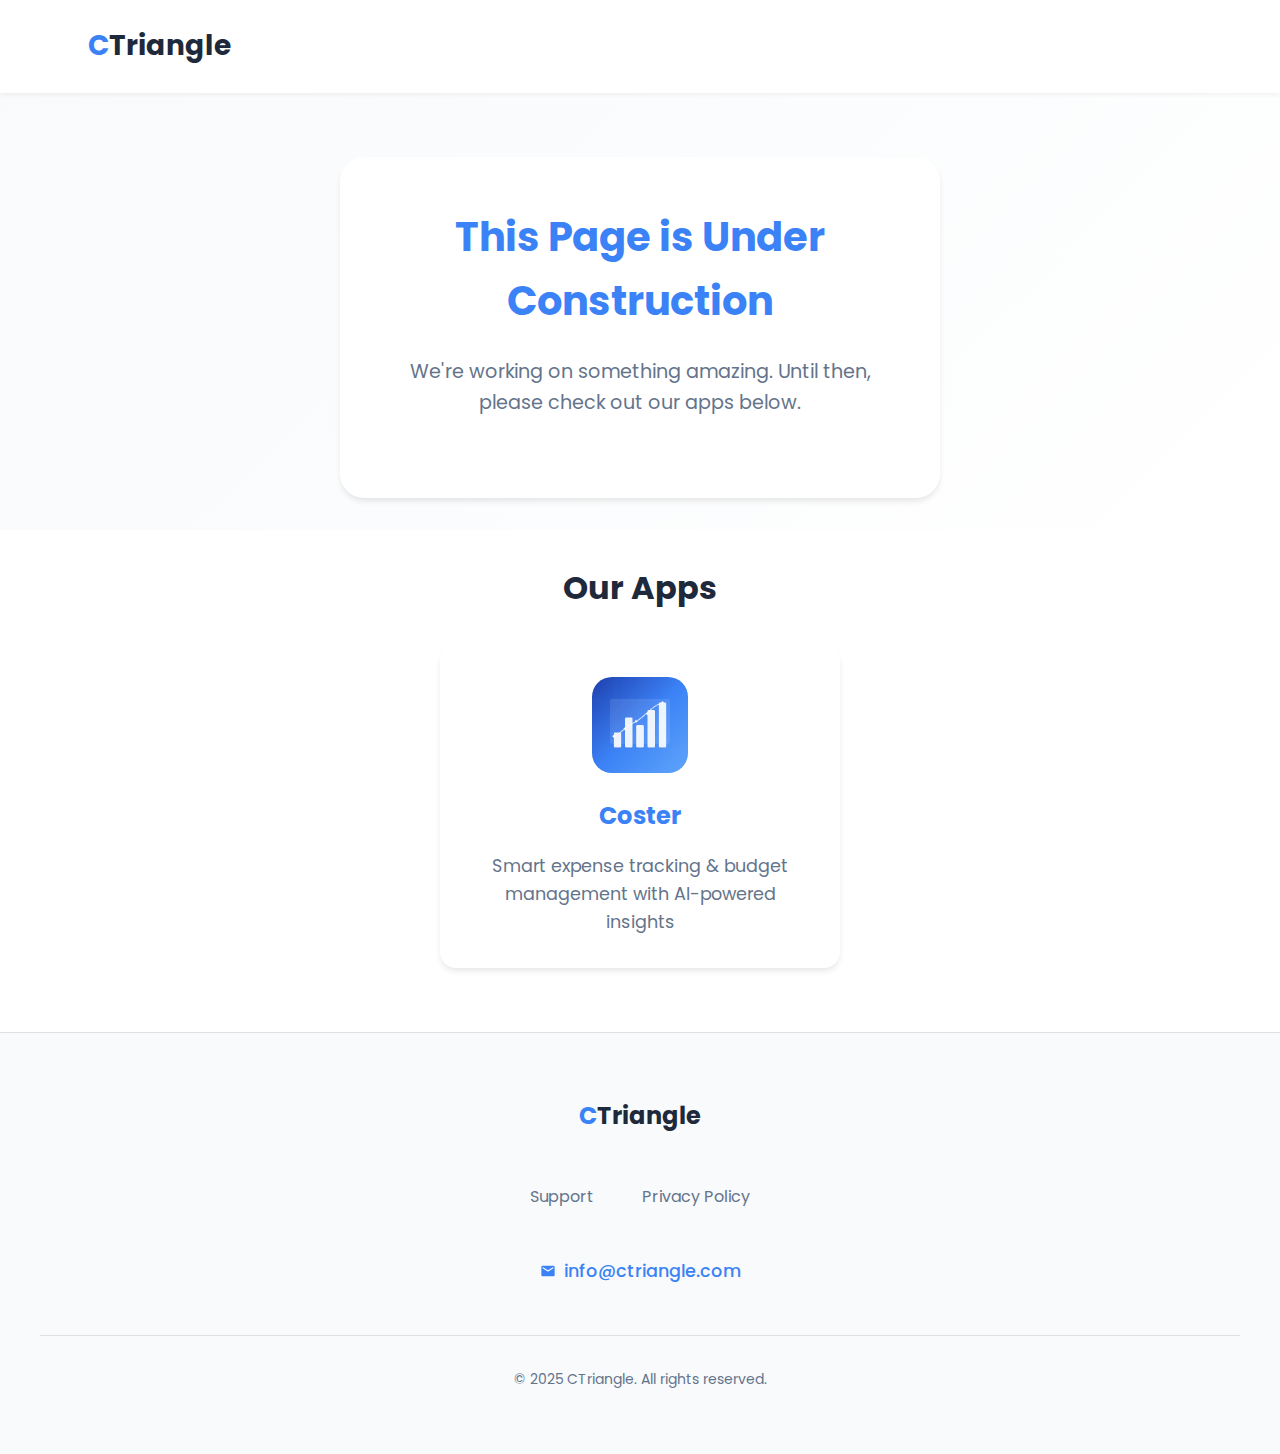
<file: index.html>
<!DOCTYPE html>
<html lang="en">
<head>
    <meta charset="UTF-8">
    <meta name="viewport" content="width=device-width, initial-scale=1.0">
    <title>CTriangle</title>
    <link rel="stylesheet" href="main.css">
    <link href="https://fonts.googleapis.com/css2?family=Poppins:wght@400;500;600;700&display=swap" rel="stylesheet">
</head>
<body>
    <nav>
        <div class="brand">
            <span class="brand-c">C</span><span class="brand-t">Triangle</span>
        </div>
    </nav>

    <main>
        <section class="construction-section">
            <div class="construction-message">
                <h1>This Page is Under Construction</h1>
                <p>We're working on something amazing. Until then, please check out our apps below.</p>
            </div>
        </section>
        
        <section class="apps-section">
            <h2>Our Apps</h2>
            <div class="app-cards">
                <a href="app/coster.html" class="app-card">
                    <div class="app-icon">
                        <img src="assets/icons/png/icon_128.png" alt="Coster Icon">
                    </div>
                    <div class="app-info">
                        <h3>Coster</h3>
                        <p>Smart expense tracking & budget management with AI-powered insights</p>
                    </div>
                </a>
            </div>
        </section>
    </main>

    <footer class="footer">
        <div class="footer-content">
            <div class="footer-brand">
                <span class="brand-c">C</span><span class="brand-t">Triangle</span>
            </div>
            <div class="footer-links">
                <a href="support/">Support</a>
                <a href="app/coster.html#privacy">Privacy Policy</a>
            </div>
            <div class="email-container">
                <a href="mailto:info@ctriangle.com" class="email-link">
                    <svg class="email-icon" viewBox="0 0 24 24">
                        <path fill="currentColor" d="M20,4H4C2.9,4,2,4.9,2,6v12c0,1.1,0.9,2,2,2h16c1.1,0,2-0.9,2-2V6C22,4.9,21.1,4,20,4z M20,8l-8,5L4,8V6l8,5l8-5V8z"/>
                    </svg>
                    info@ctriangle.com
                </a>
            </div>
            <p class="copyright">© 2025 CTriangle. All rights reserved.</p>
        </div>
    </footer>
</body>
</html>
</file>
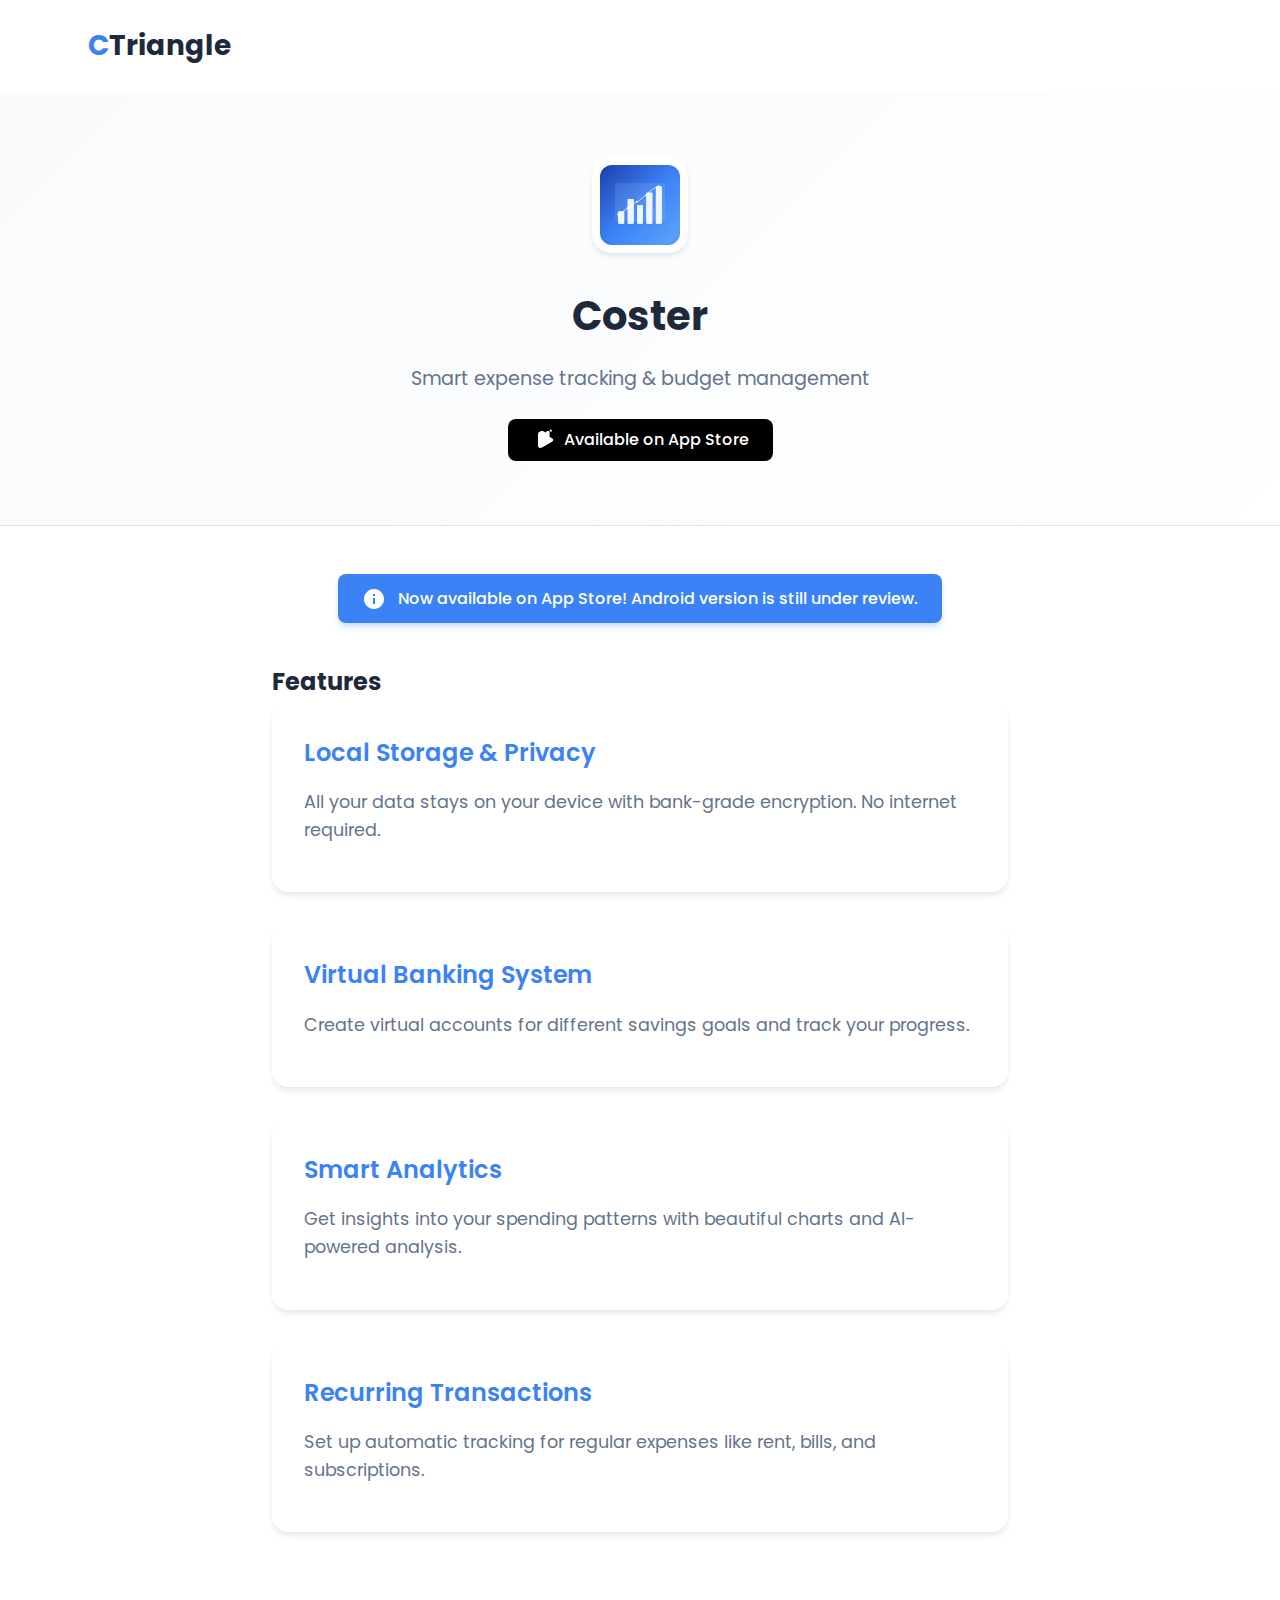
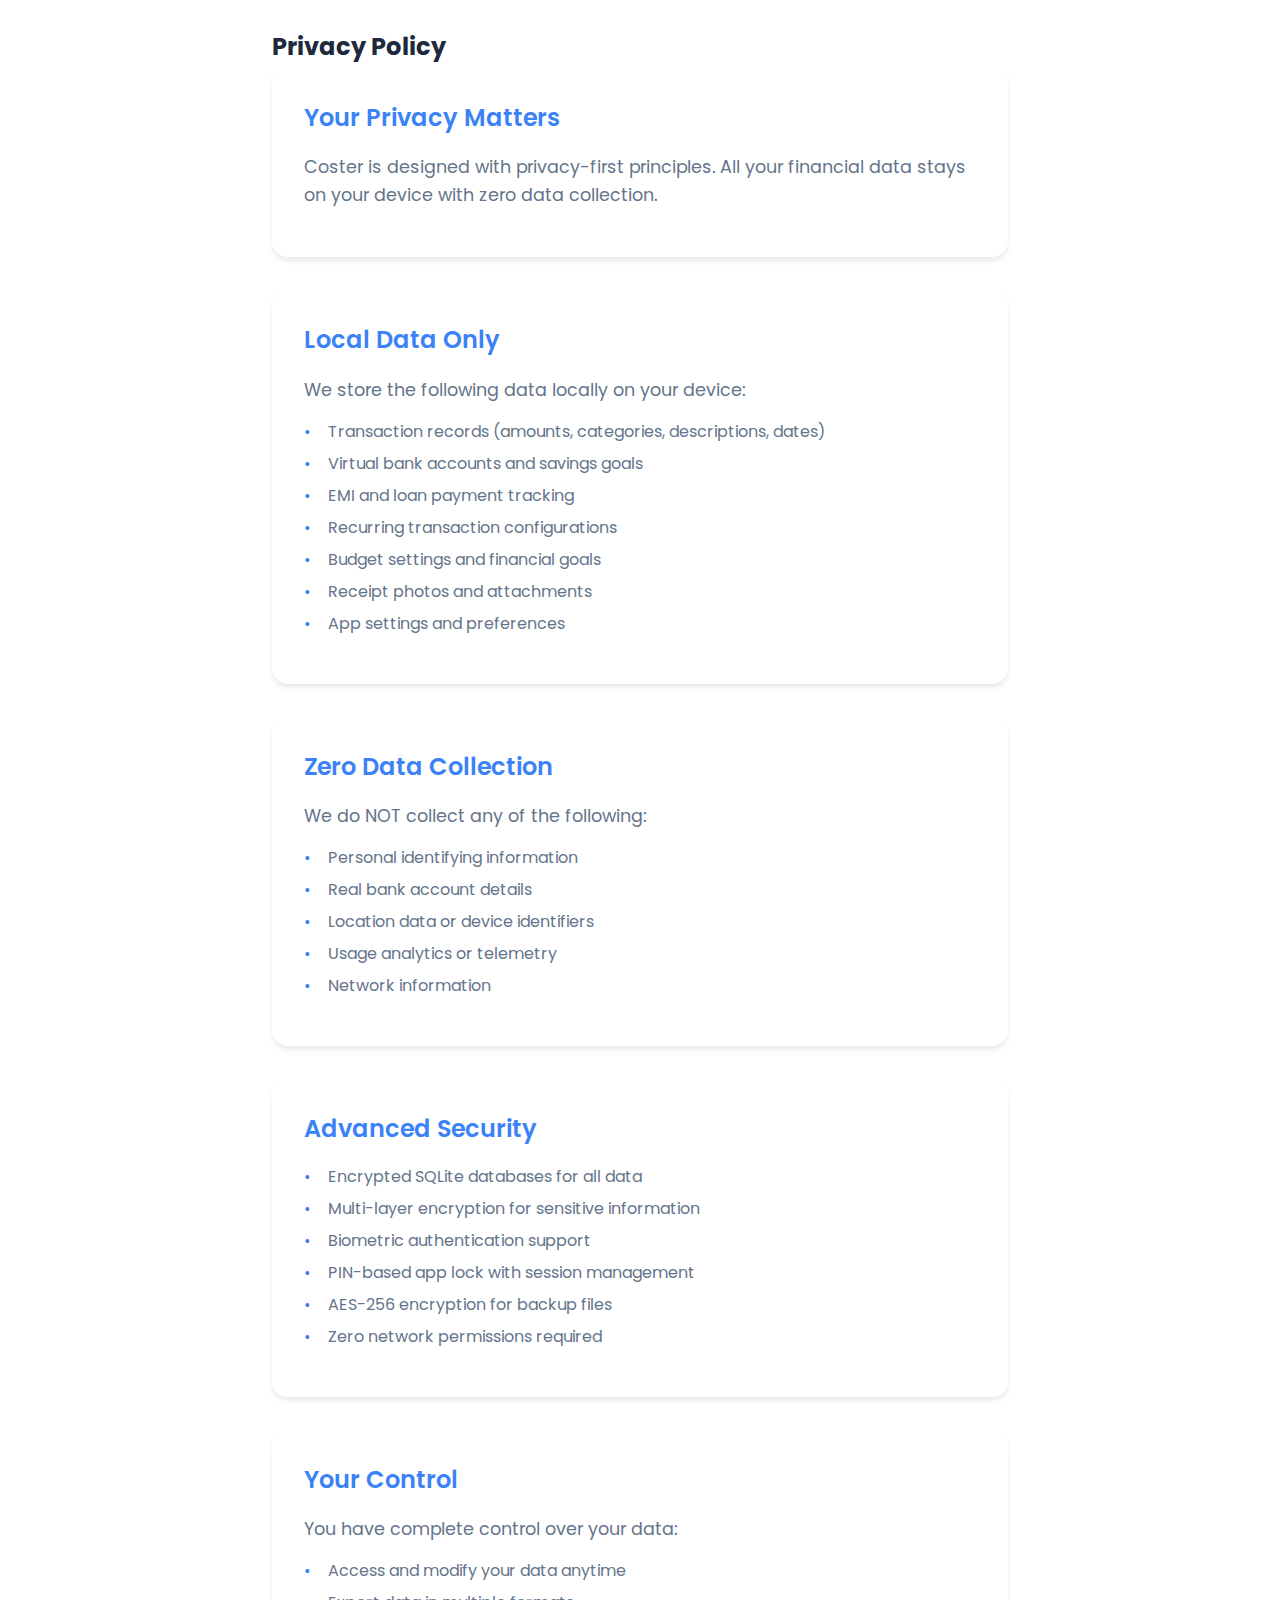
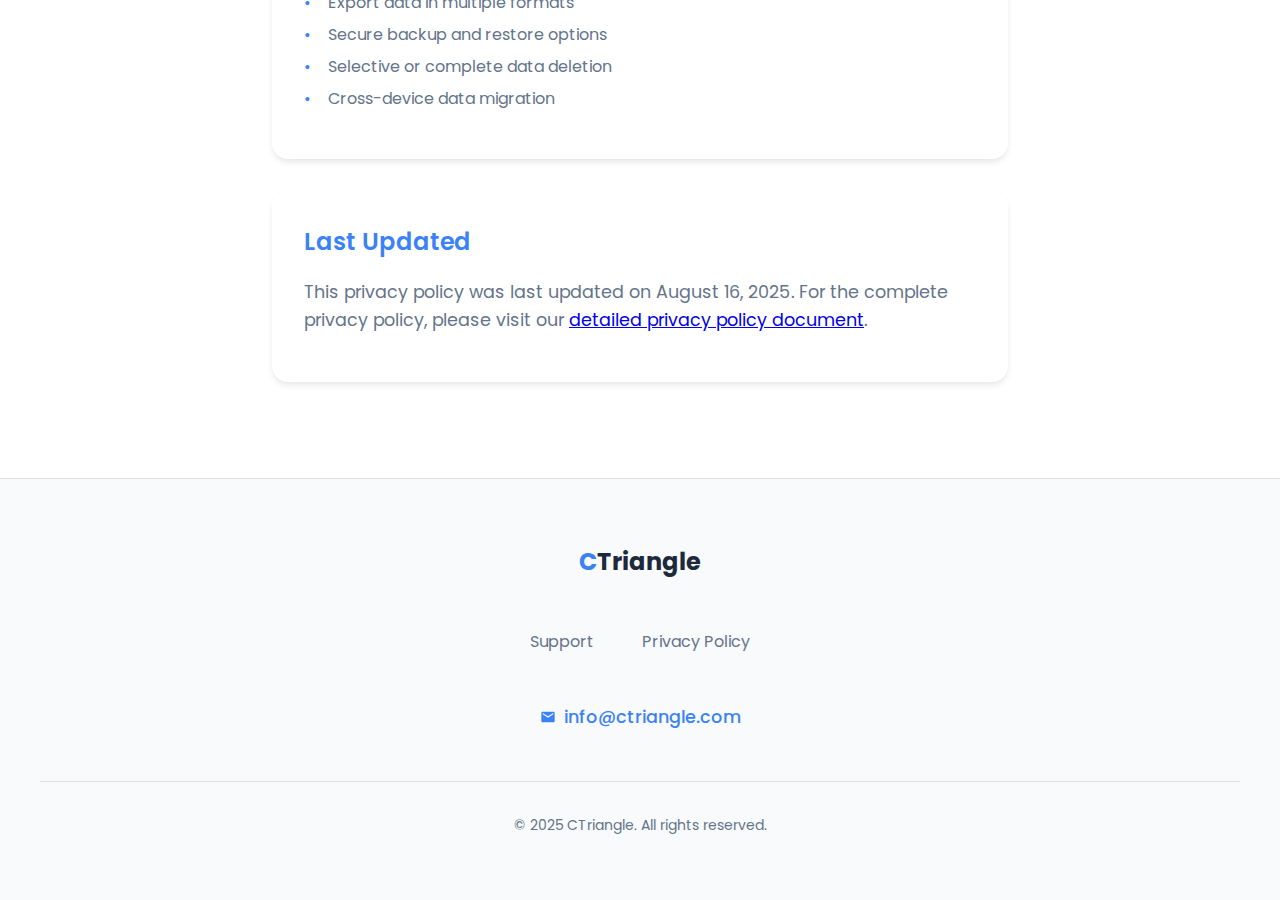
<file: app/coster.html>
<!DOCTYPE html>
<html lang="en">
<head>
    <meta charset="UTF-8">
    <meta name="viewport" content="width=device-width, initial-scale=1.0">
    <title>Coster - CTriangle</title>
    <link rel="stylesheet" href="../main.css">
    <link rel="stylesheet" href="coster.css">
    <link href="https://fonts.googleapis.com/css2?family=Poppins:wght@400;500;600;700&display=swap" rel="stylesheet">
</head>
<body>
    <nav>
        <div class="brand">
            <span class="brand-c">C</span><span class="brand-t">Triangle</span>
        </div>
    </nav>

    <header class="app-header">
        <div class="app-header-content">
            <img src="../assets/icons/png/icon_256.png" alt="Coster App Icon">
            <h1>Coster</h1>
            <p>Smart expense tracking & budget management</p>
            <div class="store-buttons">
                <a href="https://apps.apple.com/in/app/coster-smart-finance-manager/id6752212003" class="app-store-btn" target="_blank">
                    <svg viewBox="0 0 24 24" fill="none" xmlns="http://www.w3.org/2000/svg">
                        <path d="M16.5 3C15.8369 3.00264 15.1868 3.16464 14.6168 3.47151C14.0469 3.77838 13.5754 4.22042 13.25 4.75C12.9265 4.22042 12.456 3.77816 11.8865 3.47094C11.3169 3.16372 10.6668 3.00125 10.0034 2.99811C9.34004 2.99498 8.68863 3.15124 8.11619 3.45298C7.54374 3.75473 7.06908 4.19252 6.74 4.72C5.06 7.34 6.07 11.7 8.22 15.29C8.5 15.7 8.77 16.1 9.07 16.5C9.3589 16.8951 9.71742 17.2257 10.1279 17.4715C10.5384 17.7174 10.9917 17.8729 11.46 17.9284C11.9266 17.9748 12.3978 17.9206 12.84 17.77C13.3024 17.6039 13.7102 17.3098 14.02 16.92C14.29 16.52 14.54 16.16 14.78 15.78C15.7429 14.4569 16.4616 12.9812 16.9 11.42C17.2981 10.0079 17.5344 8.55748 17.6052 7.0938C17.6761 5.63011 17.5808 4.16385 17.32 2.72L17.18 2.73C16.9901 2.80869 16.8063 2.89498 16.63 2.99L16.5 3Z" fill="currentColor"/>
                        <path d="M19.55 2.17C19.5193 2.00877 19.45 1.85771 19.3487 1.73314C19.2474 1.60856 19.118 1.5149 18.9737 1.46232C18.8295 1.40974 18.6756 1.40007 18.5263 1.43451C18.3769 1.46894 18.2377 1.54635 18.125 1.66C17.9456 1.83347 17.8295 2.06496 17.795 2.315C17.7605 2.56504 17.8094 2.81864 17.935 3.035C18.0454 3.20838 18.1973 3.35484 18.3776 3.4618C18.5579 3.56876 18.7608 3.63281 18.97 3.646C19.0906 3.65692 19.2125 3.64644 19.3288 3.61512C19.445 3.5838 19.5533 3.53224 19.648 3.46317C19.7427 3.3941 19.8221 3.30884 19.8823 3.2122C19.9424 3.11557 19.9822 3.00941 20 2.9C19.8981 2.64016 19.7434 2.39653 19.54 2.18L19.55 2.17Z" fill="currentColor"/>
                        <path d="M7.1 19.64C6.3 19.19 6 18.33 6 16.97V7.03C6 5.67 6.3 4.81 7.1 4.36C7.9 3.91 9.03 4.07 10.45 4.84L19.18 9.79C20.59 10.57 21.3 11.32 21.3 12C21.3 12.68 20.6 13.43 19.18 14.21L10.45 19.16C9.03 19.93 7.9 20.09 7.1 19.64Z" fill="currentColor"/>
                    </svg>
                    Available on App Store
                </a>
            </div>
        </div>
    </header>

    <section id="features" class="features-section">
        <div class="review-notice">
            <svg class="info-icon" viewBox="0 0 24 24" width="24" height="24">
                <path fill="currentColor" d="M12 2C6.48 2 2 6.48 2 12s4.48 10 10 10 10-4.48 10-10S17.52 2 12 2zm1 15h-2v-6h2v6zm0-8h-2V7h2v2z"/>
            </svg>
            <span>Now available on App Store! Android version is still under review.</span>
        </div>
        <h2>Features</h2>
        <div class="feature-card">
            <h3>Local Storage & Privacy</h3>
            <p>All your data stays on your device with bank-grade encryption. No internet required.</p>
        </div>
        <div class="feature-card">
            <h3>Virtual Banking System</h3>
            <p>Create virtual accounts for different savings goals and track your progress.</p>
        </div>
        <div class="feature-card">
            <h3>Smart Analytics</h3>
            <p>Get insights into your spending patterns with beautiful charts and AI-powered analysis.</p>
        </div>
        <div class="feature-card">
            <h3>Recurring Transactions</h3>
            <p>Set up automatic tracking for regular expenses like rent, bills, and subscriptions.</p>
        </div>
    </section>

    <section id="privacy" class="privacy-section">
        <h2>Privacy Policy</h2>
        <div class="privacy-card">
            <h3>Your Privacy Matters</h3>
            <p>Coster is designed with privacy-first principles. All your financial data stays on your device with zero data collection.</p>
        </div>

        <div class="privacy-card">
            <h3>Local Data Only</h3>
            <p>We store the following data locally on your device:</p>
            <ul>
                <li>Transaction records (amounts, categories, descriptions, dates)</li>
                <li>Virtual bank accounts and savings goals</li>
                <li>EMI and loan payment tracking</li>
                <li>Recurring transaction configurations</li>
                <li>Budget settings and financial goals</li>
                <li>Receipt photos and attachments</li>
                <li>App settings and preferences</li>
            </ul>
        </div>

        <div class="privacy-card">
            <h3>Zero Data Collection</h3>
            <p>We do NOT collect any of the following:</p>
            <ul>
                <li>Personal identifying information</li>
                <li>Real bank account details</li>
                <li>Location data or device identifiers</li>
                <li>Usage analytics or telemetry</li>
                <li>Network information</li>
            </ul>
        </div>

        <div class="privacy-card">
            <h3>Advanced Security</h3>
            <ul>
                <li>Encrypted SQLite databases for all data</li>
                <li>Multi-layer encryption for sensitive information</li>
                <li>Biometric authentication support</li>
                <li>PIN-based app lock with session management</li>
                <li>AES-256 encryption for backup files</li>
                <li>Zero network permissions required</li>
            </ul>
        </div>

        <div class="privacy-card">
            <h3>Your Control</h3>
            <p>You have complete control over your data:</p>
            <ul>
                <li>Access and modify your data anytime</li>
                <li>Export data in multiple formats</li>
                <li>Secure backup and restore options</li>
                <li>Selective or complete data deletion</li>
                <li>Cross-device data migration</li>
            </ul>
        </div>

        <div class="privacy-card">
            <h3>Last Updated</h3>
            <p>This privacy policy was last updated on August 16, 2025. For the complete privacy policy, please visit our <a href="../PRIVACY_POLICY.md">detailed privacy policy document</a>.</p>
        </div>
    </section>

    <footer class="footer">
        <div class="footer-content">
            <div class="footer-brand">
                <span class="brand-c">C</span><span class="brand-t">Triangle</span>
            </div>
            <div class="footer-links">
                <a href="../support/">Support</a>
                <a href="#privacy">Privacy Policy</a>
            </div>
            <div class="email-container">
                <a href="mailto:info@ctriangle.com" class="email-link">
                    <svg class="email-icon" viewBox="0 0 24 24">
                        <path fill="currentColor" d="M20,4H4C2.9,4,2,4.9,2,6v12c0,1.1,0.9,2,2,2h16c1.1,0,2-0.9,2-2V6C22,4.9,21.1,4,20,4z M20,8l-8,5L4,8V6l8,5l8-5V8z"/>
                    </svg>
                    info@ctriangle.com
                </a>
            </div>
            <p class="copyright">© 2025 CTriangle. All rights reserved.</p>
        </div>
    </footer>
</body>
</html>
</file>
<file: main.css>
:root {
    --primary-color: #3b82f6;
    --accent-color: #1e40af;
    --background: #ffffff;
    --text-primary: #1e293b;
    --text-secondary: #64748b;
    --card-shadow: 0 4px 6px -1px rgba(0, 0, 0, 0.1);
}

* {
    margin: 0;
    padding: 0;
    box-sizing: border-box;
}

body {
    font-family: 'Poppins', sans-serif;
    background-color: var(--background);
    color: var(--text-primary);
    line-height: 1.6;
    min-height: 100vh;
    display: flex;
    flex-direction: column;
}

nav {
    background: white;
    padding: 1.5rem;
    box-shadow: 0 2px 4px rgba(0,0,0,0.05);
    position: relative;
    display: flex;
    justify-content: flex-start;
    max-width: var(--max-width);
    margin: 0 auto;
    width: 100%;
}

nav .brand {
    margin-left: 4rem;
}

.brand {
    font-size: 1.75rem;
    font-weight: 700;
    display: flex;
    align-items: center;
}

.brand-c {
    color: #3b82f6;
}

.brand-t {
    color: var(--text-primary);
}

main {
    flex: 1;
    display: flex;
    flex-direction: column;
}

.construction-section {
    padding: 4rem 2rem 2rem;
    background: linear-gradient(135deg, #f8fafc 0%, #ffffff 100%);
    text-align: center;
    display: flex;
    align-items: center;
    justify-content: center;
}

.construction-message {
    background: white;
    padding: 3rem;
    border-radius: 24px;
    box-shadow: var(--card-shadow);
    max-width: 600px;
    margin: 0 auto;
}

.construction-message h1 {
    font-size: 2.5rem;
    color: var(--primary-color);
    margin-bottom: 1.5rem;
}

.construction-message p {
    font-size: 1.2rem;
    color: var(--text-secondary);
    margin-bottom: 2rem;
    line-height: 1.6;
}

.apps-section {
    padding: 2rem 2rem 4rem;
    text-align: center;
}

.apps-section h2 {
    font-size: 2rem;
    color: var(--text-primary);
    margin-bottom: 2rem;
}

.app-cards {
    display: flex;
    justify-content: center;
    gap: 2rem;
    max-width: 1200px;
    margin: 0 auto;
}

.app-card {
    background: white;
    border-radius: 16px;
    padding: 2rem;
    box-shadow: var(--card-shadow);
    text-decoration: none;
    color: var(--text-primary);
    transition: transform 0.2s ease, box-shadow 0.2s ease;
    max-width: 400px;
}

.app-card:hover {
    transform: translateY(-4px);
    box-shadow: 0 6px 12px -2px rgba(0, 0, 0, 0.15);
}

.app-icon {
    width: 96px;
    height: 96px;
    margin: 0 auto 1.5rem;
}

.app-icon img {
    width: 100%;
    height: 100%;
    object-fit: contain;
    border-radius: 20px;
}

.app-info h3 {
    font-size: 1.5rem;
    color: var(--primary-color);
    margin-bottom: 1rem;
}

.app-info p {
    color: var(--text-secondary);
    line-height: 1.6;
    font-size: 1.1rem;
}

.footer {
    background: #f8fafc;
    padding: 4rem 2rem;
    border-top: 1px solid rgba(0,0,0,0.1);
}

.footer-content {
    max-width: 1200px;
    margin: 0 auto;
    display: grid;
    gap: 3rem;
}

.footer-brand {
    text-align: center;
    font-size: 1.5rem;
    font-weight: 700;
}

.footer-links {
    display: flex;
    justify-content: center;
    gap: 3rem;
    flex-wrap: wrap;
}

.footer-links a {
    color: var(--text-secondary);
    text-decoration: none;
    font-size: 1rem;
    transition: color 0.2s ease;
}

.footer-links a:hover {
    color: var(--primary-color);
}

.email-container {
    text-align: center;
}

.email-link {
    display: inline-flex;
    align-items: center;
    gap: 0.5rem;
    color: var(--primary-color);
    text-decoration: none;
    font-weight: 500;
    font-size: 1.1rem;
    transition: color 0.2s ease;
}

.email-link:hover {
    color: var(--accent-color);
}

.email-icon {
    width: 16px;
    height: 16px;
}

.copyright {
    text-align: center;
    color: var(--text-secondary);
    font-size: 0.875rem;
    padding-top: 2rem;
    border-top: 1px solid rgba(0,0,0,0.1);
}

@media (max-width: 768px) {
    nav {
        padding: 1.25rem;
    }

    nav .brand {
        margin-left: 2rem;
        font-size: 1.5rem;
    }

    .construction-section {
        padding: 3rem 1rem 1.5rem;
    }

    .construction-message {
        padding: 2rem;
    }

    .construction-message h1 {
        font-size: 2rem;
    }

    .apps-section {
        padding: 1.5rem 1rem 3rem;
    }

    .apps-section h2 {
        font-size: 1.75rem;
    }

    .app-card {
        padding: 1.5rem;
    }

    .app-icon {
        width: 80px;
        height: 80px;
    }

    .app-info h3 {
        font-size: 1.25rem;
    }

    .app-info p {
        font-size: 1rem;
    }

    .footer {
        padding: 3rem 1rem;
    }

    .footer-links {
        gap: 2rem;
        flex-direction: column;
        align-items: center;
    }
}
</file>
<file: app/coster.css>
.app-header {
    text-align: center;
    padding: 4rem 2rem;
    background: linear-gradient(135deg, #f8fafc 0%, #ffffff 100%);
    margin-bottom: 3rem;
    position: relative;
    border-bottom: 1px solid rgba(0,0,0,0.1);
}

.features-section .review-notice {
    background-color: var(--primary-color);
    color: white;
    padding: 0.75rem 1.5rem;
    border-radius: 8px;
    display: flex;
    align-items: center;
    gap: 0.75rem;
    margin-bottom: 2rem;
    font-weight: 500;
    box-shadow: 0 4px 6px -1px rgba(59, 130, 246, 0.3);
    max-width: fit-content;
    margin: 0 auto 2.5rem;
}

.features-section .review-notice .info-icon {
    flex-shrink: 0;
}

.app-header-content {
    max-width: var(--max-width);
    margin: 0 auto;
}

.app-header img {
    width: 96px;
    height: 96px;
    border-radius: 20px;
    margin-bottom: 1.5rem;
    box-shadow: var(--card-shadow);
    background: white;
    padding: 8px;
}

.app-header h1 {
    font-size: 2.5rem;
    font-weight: 700;
    margin-bottom: 1rem;
    color: var(--text-primary);
}

.app-header p {
    font-size: 1.2rem;
    color: var(--text-secondary);
    max-width: 600px;
    margin: 0 auto;
    margin-bottom: 1.5rem;
}

.app-store-btn {
    display: inline-block;
    background-color: black;
    color: white;
    padding: 0.5rem 1.5rem;
    border-radius: 8px;
    text-decoration: none;
    font-weight: 500;
    transition: all 0.3s ease;
    display: flex;
    align-items: center;
    gap: 0.5rem;
    margin: 0 auto;
    max-width: fit-content;
}

.app-store-btn:hover {
    transform: translateY(-2px);
    box-shadow: 0 4px 8px rgba(0, 0, 0, 0.2);
}

.app-store-btn svg {
    width: 24px;
    height: 24px;
}

.store-buttons {
    display: flex;
    justify-content: center;
    gap: 1rem;
    margin-top: 1rem;
}

.features-section,
.privacy-section {
    max-width: 800px;
    margin: 0 auto 4rem;
    padding: 0 2rem;
}

.feature-card,
.privacy-card {
    background: white;
    border-radius: 16px;
    padding: 2rem;
    margin-bottom: 2rem;
    box-shadow: var(--card-shadow);
}

.feature-card h3,
.privacy-card h3 {
    color: var(--primary-color);
    margin-bottom: 1rem;
    font-size: 1.5rem;
    font-weight: 600;
}

.feature-card p,
.privacy-card p {
    color: var(--text-secondary);
    font-size: 1.1rem;
    line-height: 1.6;
    margin-bottom: 1rem;
}

.privacy-card ul {
    list-style-type: none;
    margin: 1rem 0;
}

.privacy-card li {
    margin-bottom: 0.75rem;
    padding-left: 1.5rem;
    position: relative;
    color: var(--text-secondary);
    line-height: 1.5;
}

.privacy-card li::before {
    content: "•";
    color: var(--primary-color);
    position: absolute;
    left: 0;
}

.privacy-card ul {
    list-style-type: none;
    margin: 1rem 0;
}

.privacy-card li {
    margin-bottom: 0.5rem;
    padding-left: 1.5rem;
    position: relative;
    color: var(--text-secondary);
}

.privacy-card li::before {
    content: "•";
    color: var(--primary-color);
    position: absolute;
    left: 0;
}

@media (max-width: 768px) {
    .app-header {
        padding: 3rem 1.5rem;
    }

    .features-section .review-notice {
        padding: 0.75rem 1rem;
        font-size: 0.95rem;
        margin-bottom: 2rem;
    }

    .app-header h1 {
        font-size: 2rem;
    }

    .app-header p {
        font-size: 1.1rem;
    }

    .app-store-btn {
        padding: 0.4rem 1.2rem;
        font-size: 0.95rem;
    }

    .features-section,
    .privacy-section {
        padding: 0 1.5rem;
    }

    .feature-card,
    .privacy-card {
        padding: 1.5rem;
    }
}

@media (max-width: 480px) {
    .app-header {
        padding: 2rem 1rem;
    }

    .app-header img {
        width: 80px;
        height: 80px;
    }

    .features-section,
    .privacy-section {
        padding: 0 1rem;
    }

    .feature-card,
    .privacy-card {
        padding: 1.5rem;
    }

    .feature-card h3,
    .privacy-card h3 {
        font-size: 1.25rem;
    }

    .feature-card p,
    .privacy-card p {
        font-size: 1rem;
    }
    
    .app-store-btn {
        padding: 0.3rem 1rem;
        font-size: 0.9rem;
    }
    
    .app-store-btn svg {
        width: 20px;
        height: 20px;
    }

    .privacy-card li {
        font-size: 0.95rem;
        margin-bottom: 0.5rem;
    }
}
</file>
